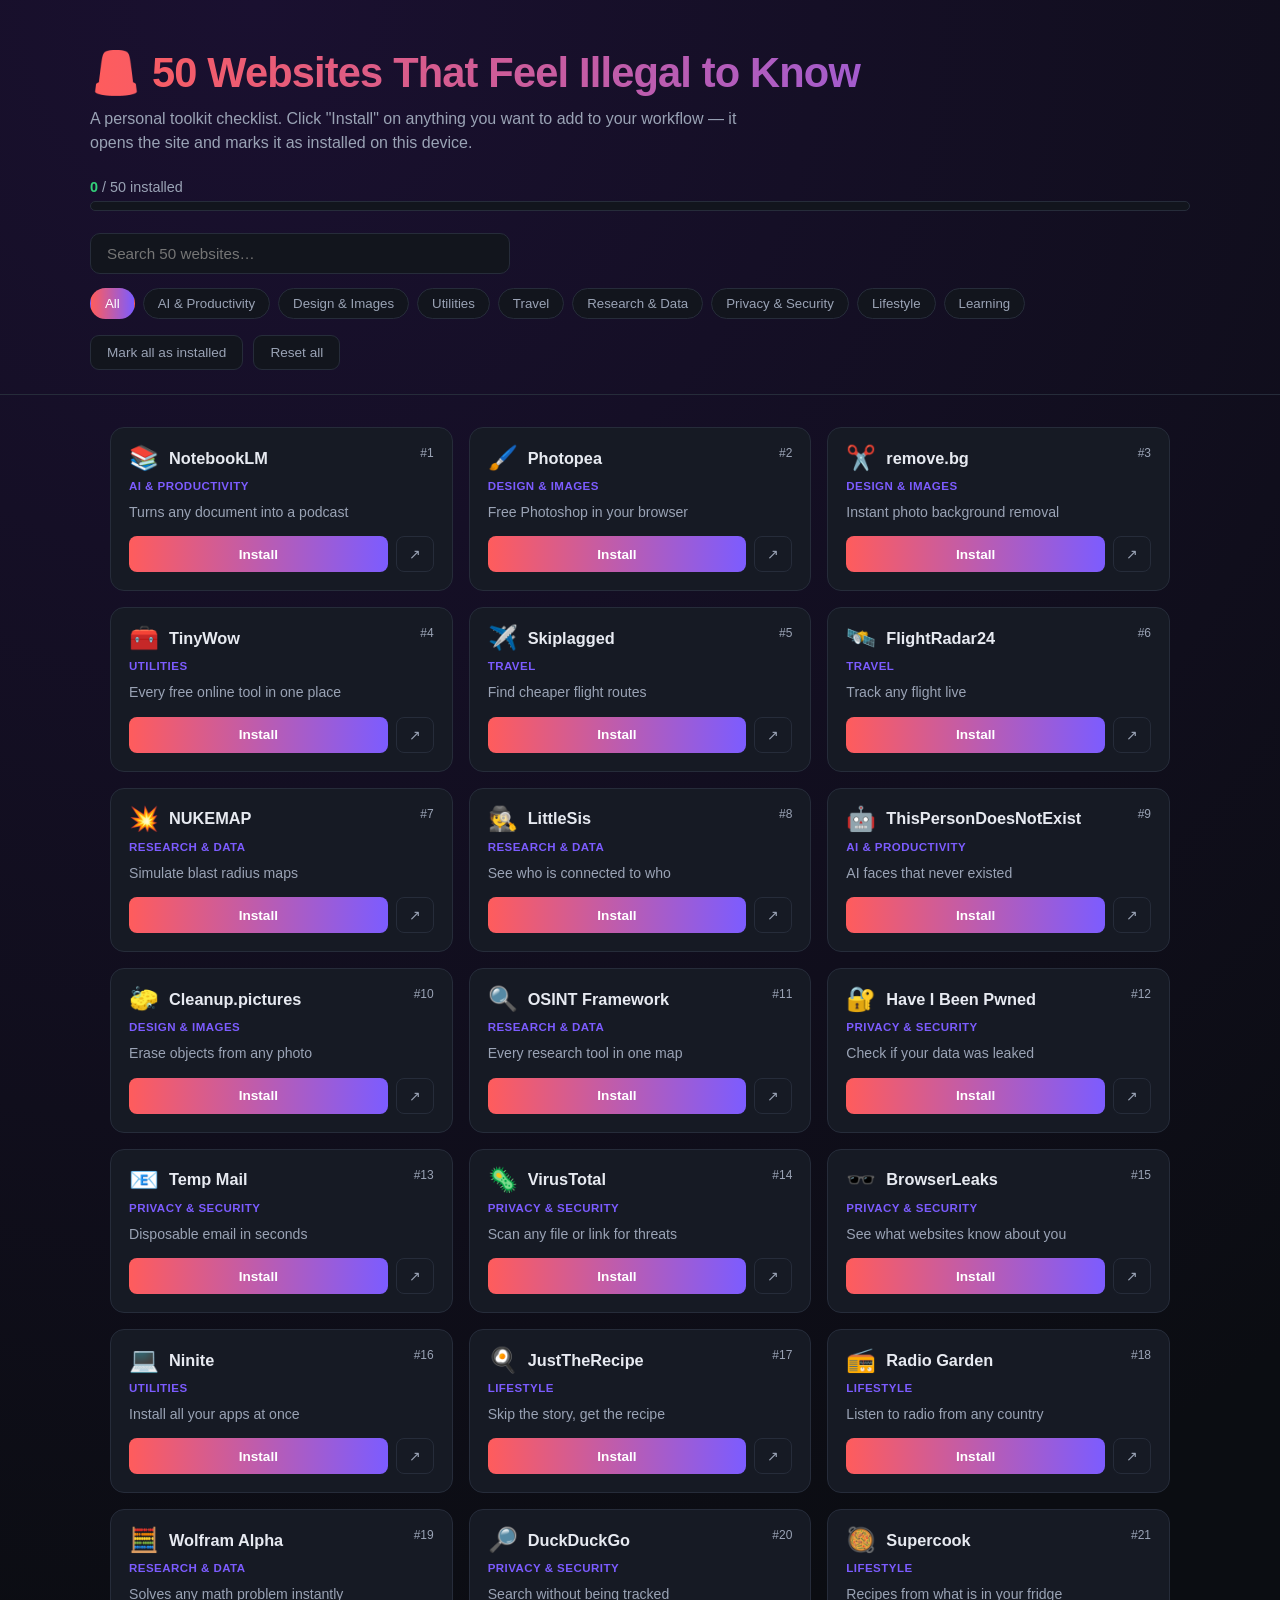
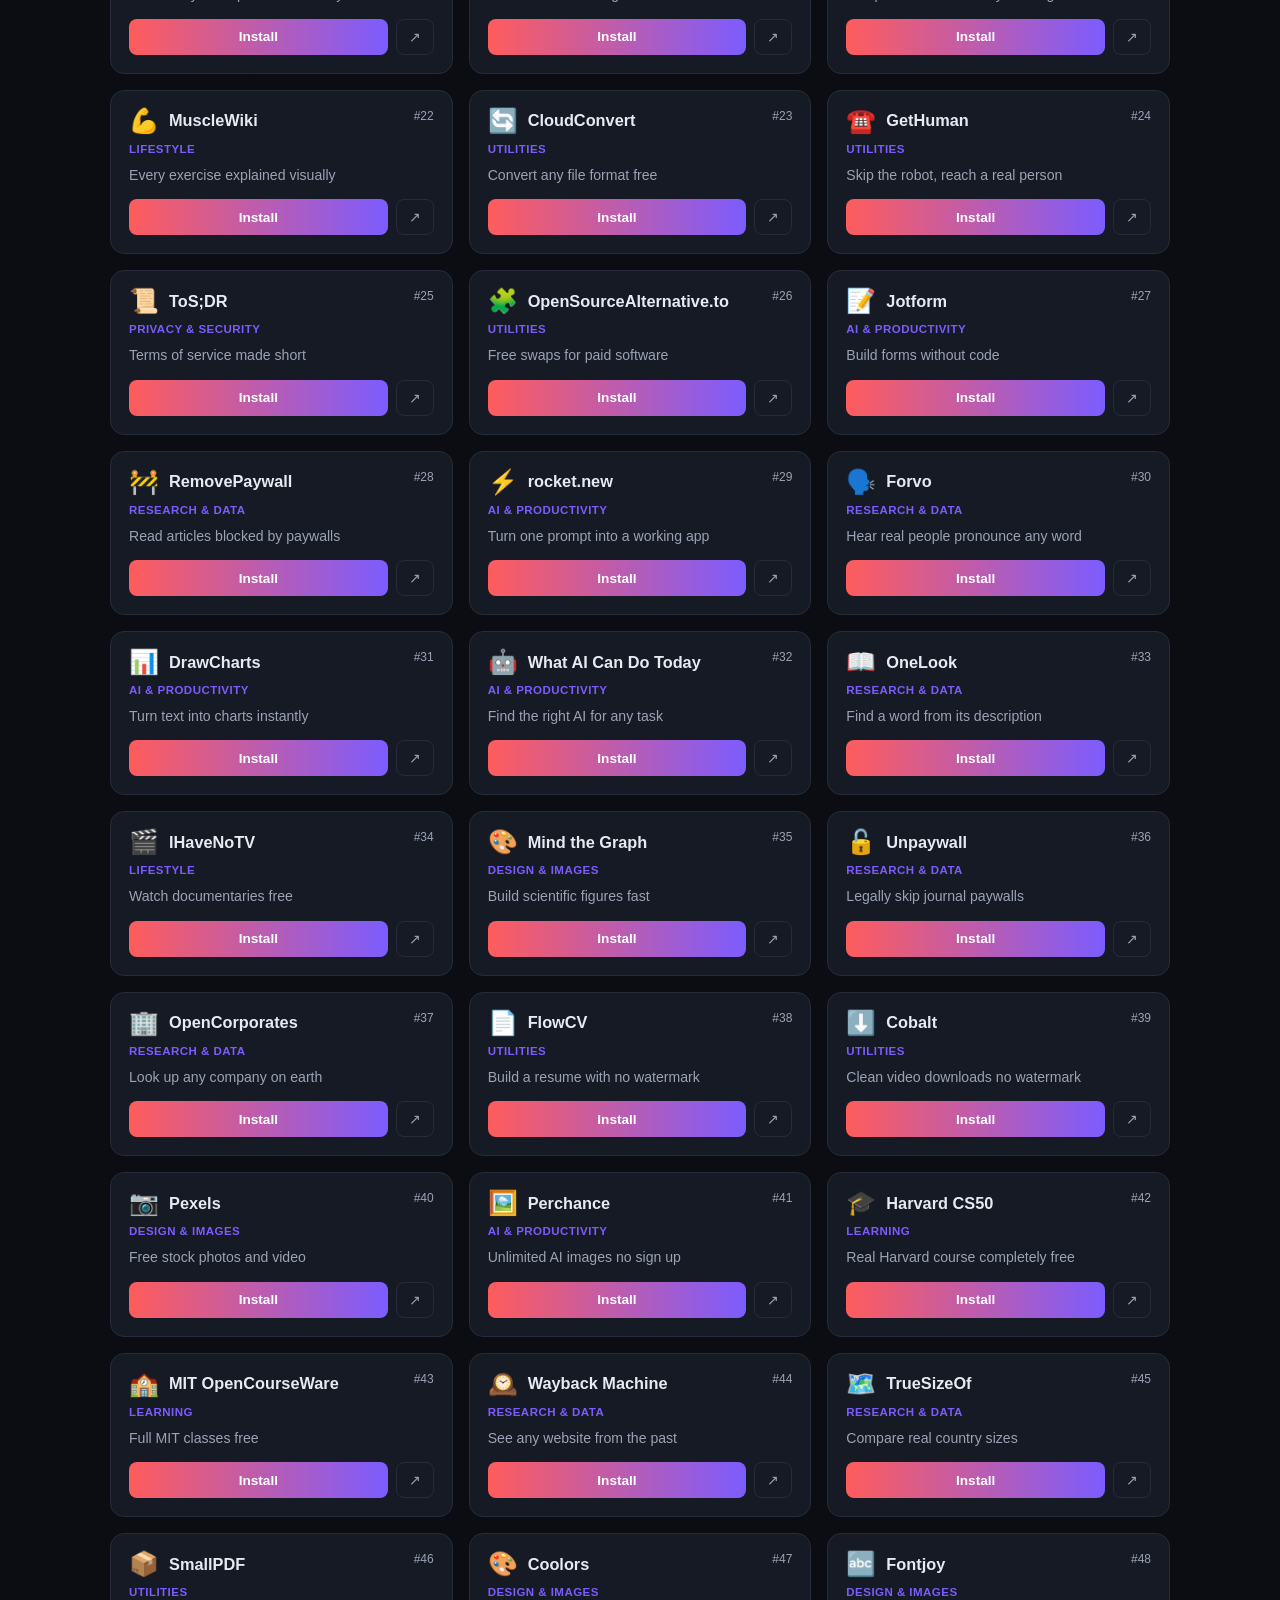
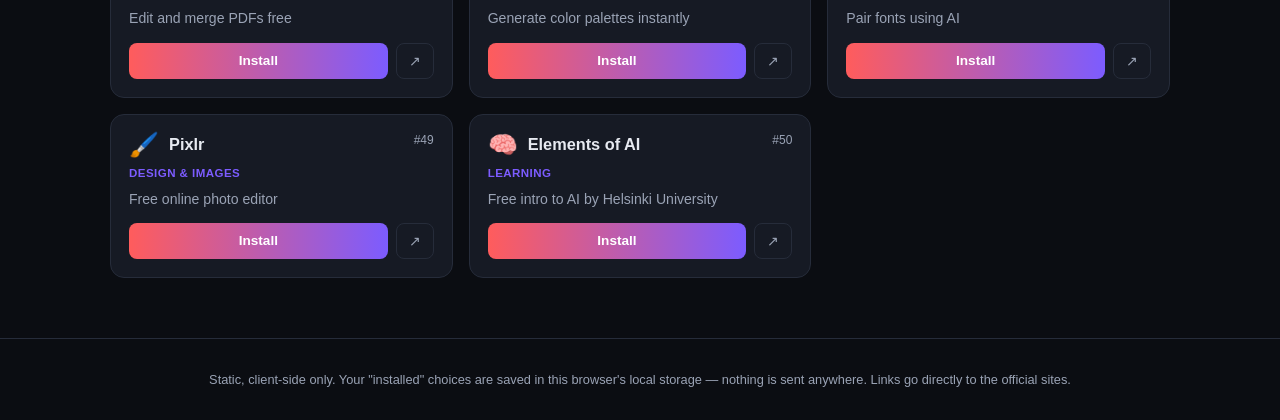
<file: index.html>
<!DOCTYPE html>
<html lang="en">
<head>
<meta charset="UTF-8">
<meta name="viewport" content="width=device-width, initial-scale=1.0">
<title>50 Websites That Feel Illegal to Know</title>
<link rel="stylesheet" href="style.css">
</head>
<body>

<header class="hero">
  <div class="hero-inner">
    <h1>🚨 50 Websites That Feel Illegal to Know</h1>
    <p class="subtitle">A personal toolkit checklist. Click "Install" on anything you want to add to your workflow — it opens the site and marks it as installed on this device.</p>
    <div class="progress-wrap">
      <div class="progress-label"><span id="installedCount">0</span> / 50 installed</div>
      <div class="progress-bar"><div class="progress-fill" id="progressFill"></div></div>
    </div>
    <div class="controls">
      <input type="search" id="searchBox" placeholder="Search 50 websites…" autocomplete="off">
      <div class="filter-row" id="filterRow"></div>
    </div>
    <div class="bulk-actions">
      <button id="installAllBtn" class="btn btn-ghost">Mark all as installed</button>
      <button id="resetAllBtn" class="btn btn-ghost btn-danger">Reset all</button>
    </div>
  </div>
</header>

<main id="grid" class="grid"></main>

<footer>
  <p>Static, client-side only. Your "installed" choices are saved in this browser's local storage — nothing is sent anywhere. Links go directly to the official sites.</p>
</footer>

<script src="sites.js"></script>
<script src="app.js"></script>
</body>
</html>
</file>
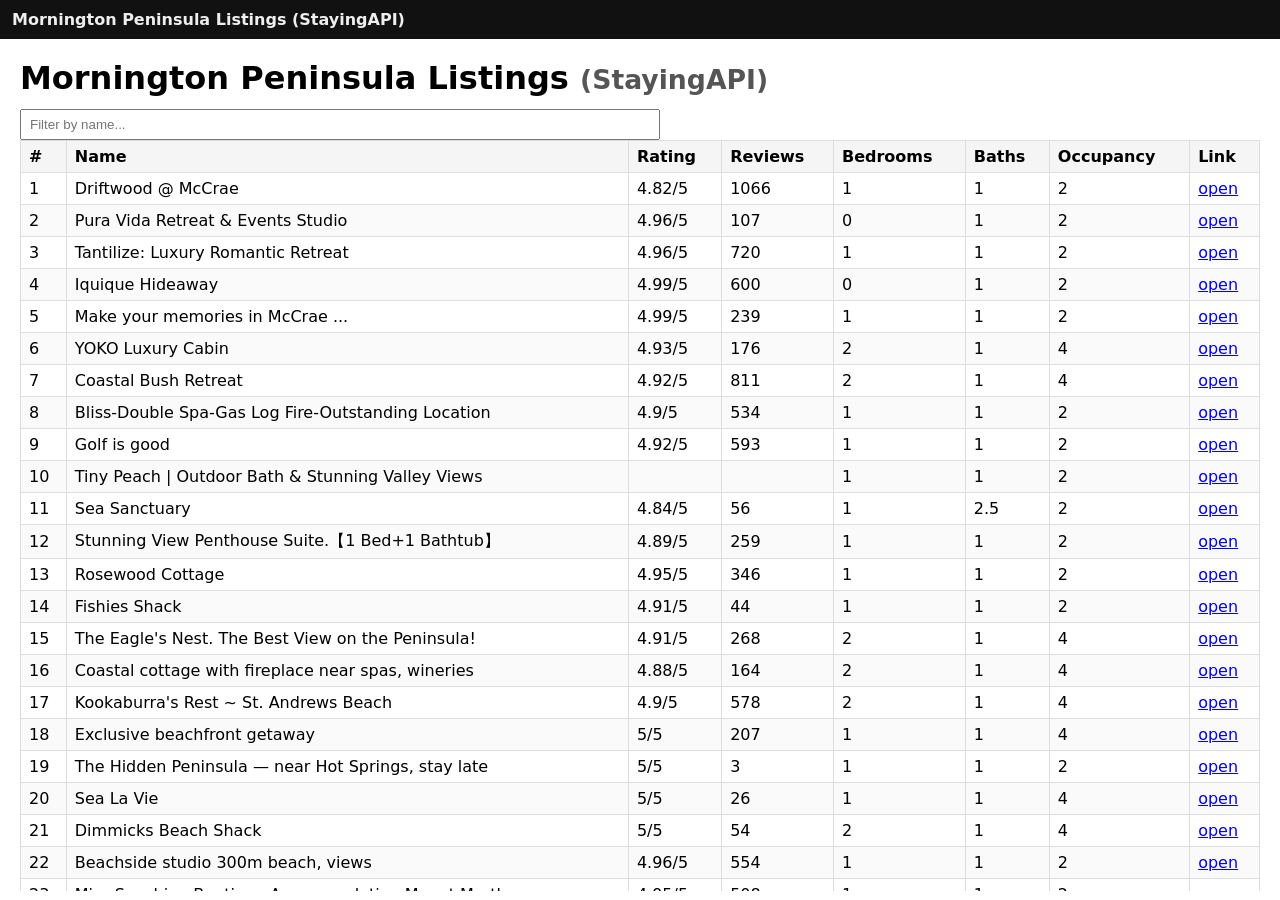
<file: docs/index.html>
<!doctype html>
<meta charset="utf-8">
<title>Mornington Peninsula Listings — StayingAPI</title>
<style>
  html, body { height: 100%; margin: 0; }
  body { font-family: system-ui, sans-serif; }
  header { padding: 10px 12px; background: #111; color: #eee; }
  header h1 { margin: 0; font-size: 16px; }
  iframe { border: 0; width: 100%; height: calc(100% - 48px); }
</style>
<header>
  <h1>Mornington Peninsula Listings (StayingAPI)</h1>
</header>
<iframe src="stayingapi_mornington/dashboard.html" title="Listings"></iframe>
</file>
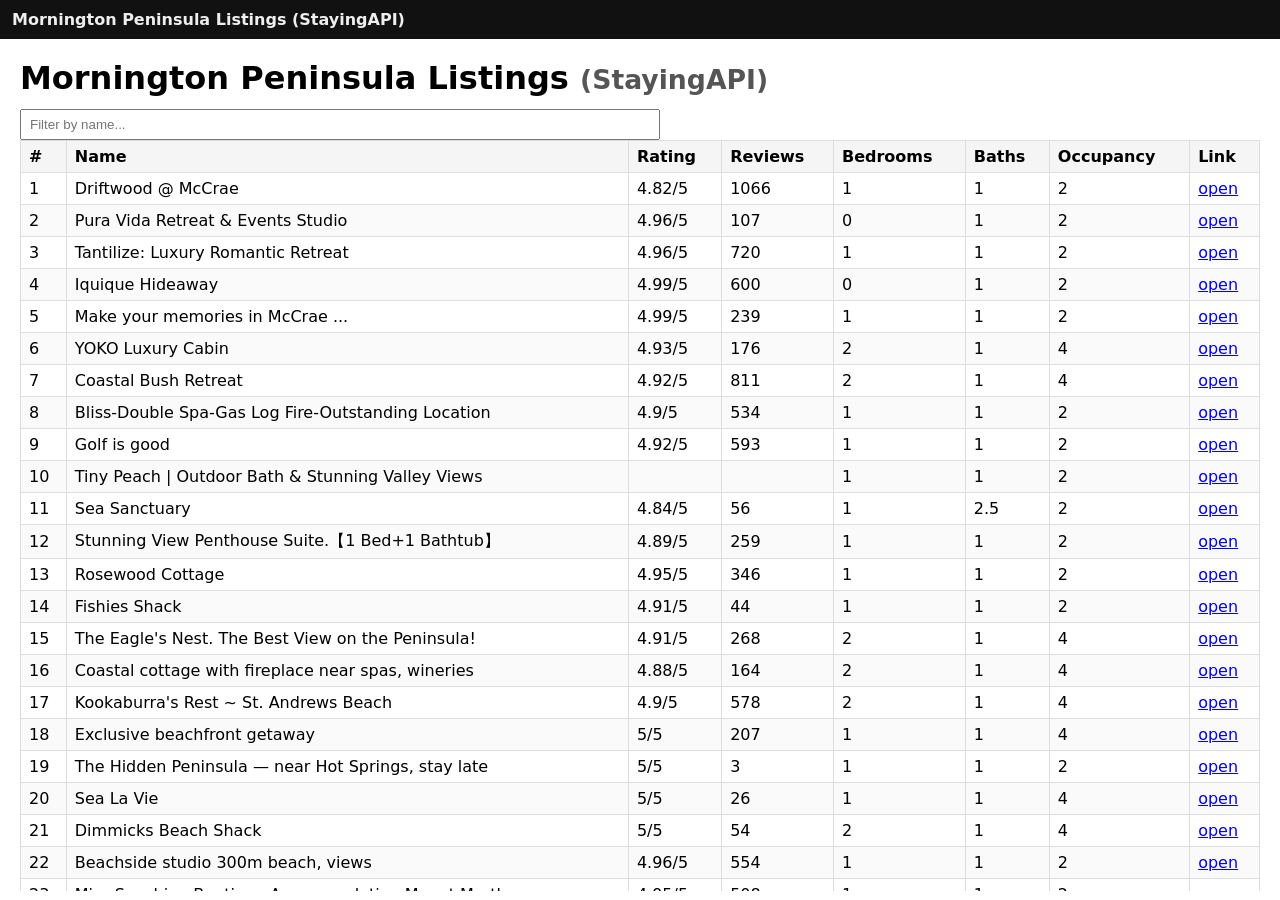
<file: dashboard_embed.html>
<!doctype html>
<meta charset="utf-8">
<title>Dashboard — Mornington Peninsula Listings</title>
<style>
  html, body { height: 100%; margin: 0; }
  body { font-family: system-ui, sans-serif; }
  header { padding: 10px 12px; background: #111; color: #eee; }
  header h1 { margin: 0; font-size: 16px; }
  iframe { border: 0; width: 100%; height: calc(100% - 48px); }
</style>
<header>
  <h1>Mornington Peninsula Listings (StayingAPI)</h1>
</header>
<iframe src="stayingapi_mornington/dashboard.html" title="Listings"></iframe>
</file>
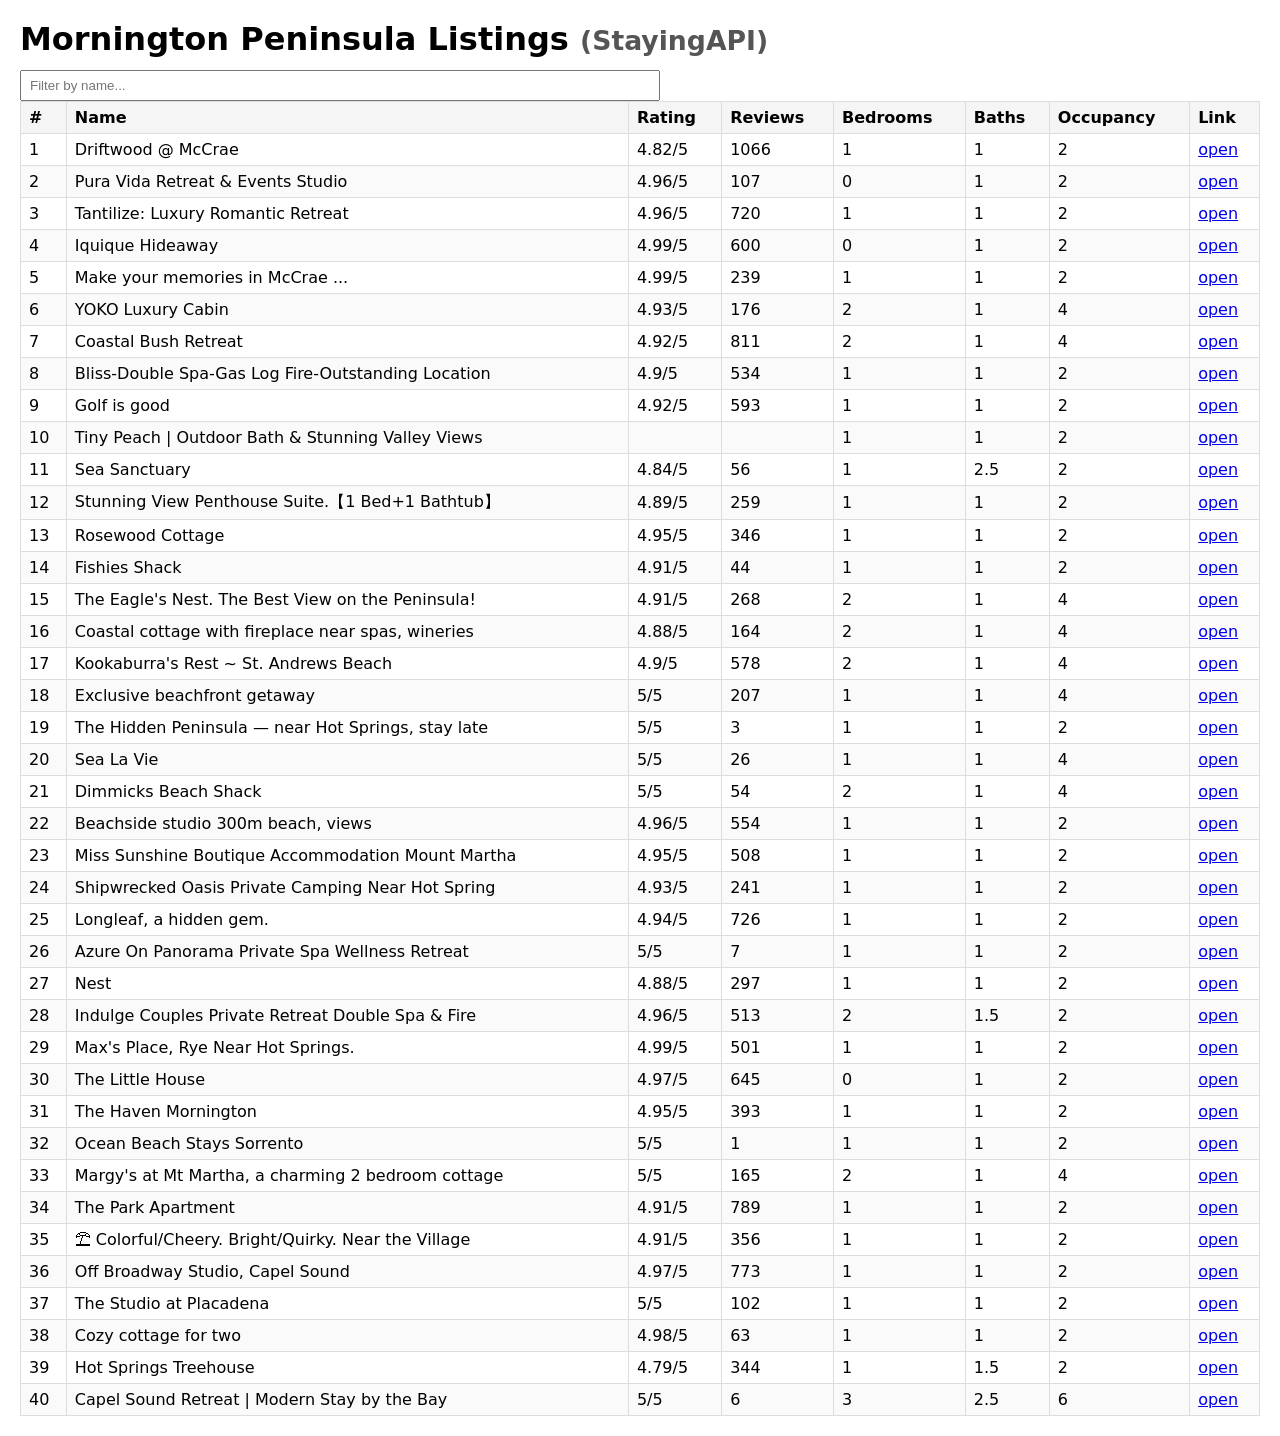
<file: stayingapi_mornington/dashboard.html>
<!doctype html>
<meta charset="utf-8">
<title>Mornington Peninsula Listings (StayingAPI, 40)</title>
<style>
body { font-family: system-ui, sans-serif; margin: 20px; }
h1 { margin: 0 0 12px; }
small { color: #555; }
.table { border-collapse: collapse; width: 100%; }
.table th, .table td { border: 1px solid #ddd; padding: 6px 8px; }
.table th { background: #f5f5f5; text-align: left; }
tr:nth-child(even){ background: #fafafa; }
#q { padding: 6px 8px; width: 50%; }
</style>
<h1>Mornington Peninsula Listings <small>(StayingAPI)</small></h1>
<input id="q" placeholder="Filter by name..." oninput="filter()" />
<table class="table" id="tbl">
<thead>
  <tr>
    <th>#</th>
    <th>Name</th>
    <th>Rating</th>
    <th>Reviews</th>
    <th>Bedrooms</th>
    <th>Baths</th>
    <th>Occupancy</th>
    <th>Link</th>
  </tr>
</thead>
<tbody>
<tr><td>1</td><td>Driftwood @ McCrae</td><td>4.82/5</td><td>1066</td><td>1</td><td>1</td><td>2</td><td><a href='https://www.airbnb.com/rooms/4513550?locale=en-US&amp;currency=AUD&amp;adults=2&amp;children=0&amp;check_in=2026-11-01&amp;check_out=2026-11-06' target='_blank'>open</a></td></tr>
<tr><td>2</td><td>Pura Vida Retreat &amp; Events Studio</td><td>4.96/5</td><td>107</td><td>0</td><td>1</td><td>2</td><td><a href='https://www.airbnb.com/rooms/31173505?locale=en-US&amp;currency=AUD&amp;adults=2&amp;children=0&amp;check_in=2026-10-19&amp;check_out=2026-10-24' target='_blank'>open</a></td></tr>
<tr><td>3</td><td>Tantilize: Luxury Romantic Retreat</td><td>4.96/5</td><td>720</td><td>1</td><td>1</td><td>2</td><td><a href='https://www.airbnb.com/rooms/43550724?locale=en-US&amp;currency=AUD&amp;adults=2&amp;children=0&amp;check_in=2026-10-11&amp;check_out=2026-10-16' target='_blank'>open</a></td></tr>
<tr><td>4</td><td>Iquique Hideaway</td><td>4.99/5</td><td>600</td><td>0</td><td>1</td><td>2</td><td><a href='https://www.airbnb.com/rooms/19645992?locale=en-US&amp;currency=AUD&amp;adults=2&amp;children=0&amp;check_in=2026-10-24&amp;check_out=2026-10-29' target='_blank'>open</a></td></tr>
<tr><td>5</td><td>Make your memories in McCrae ...</td><td>4.99/5</td><td>239</td><td>1</td><td>1</td><td>2</td><td><a href='https://www.airbnb.com/rooms/48611291?locale=en-US&amp;currency=AUD&amp;adults=2&amp;children=0&amp;check_in=2026-11-21&amp;check_out=2026-11-26' target='_blank'>open</a></td></tr>
<tr><td>6</td><td>YOKO Luxury Cabin</td><td>4.93/5</td><td>176</td><td>2</td><td>1</td><td>4</td><td><a href='https://www.airbnb.com/rooms/48204130?locale=en-US&amp;currency=AUD&amp;adults=2&amp;children=0&amp;check_in=2026-10-11&amp;check_out=2026-10-16' target='_blank'>open</a></td></tr>
<tr><td>7</td><td>Coastal Bush Retreat</td><td>4.92/5</td><td>811</td><td>2</td><td>1</td><td>4</td><td><a href='https://www.airbnb.com/rooms/4024267?locale=en-US&amp;currency=AUD&amp;adults=2&amp;children=0&amp;check_in=2026-11-03&amp;check_out=2026-11-08' target='_blank'>open</a></td></tr>
<tr><td>8</td><td>Bliss-Double Spa-Gas Log Fire-Outstanding Location</td><td>4.9/5</td><td>534</td><td>1</td><td>1</td><td>2</td><td><a href='https://www.airbnb.com/rooms/48472030?locale=en-US&amp;currency=AUD&amp;adults=2&amp;children=0&amp;check_in=2026-10-25&amp;check_out=2026-10-30' target='_blank'>open</a></td></tr>
<tr><td>9</td><td>Golf is good</td><td>4.92/5</td><td>593</td><td>1</td><td>1</td><td>2</td><td><a href='https://www.airbnb.com/rooms/34450713?locale=en-US&amp;currency=AUD&amp;adults=2&amp;children=0&amp;check_in=2026-11-08&amp;check_out=2026-11-13' target='_blank'>open</a></td></tr>
<tr><td>10</td><td>Tiny Peach | Outdoor Bath &amp; Stunning Valley Views</td><td></td><td></td><td>1</td><td>1</td><td>2</td><td><a href='https://www.airbnb.com/rooms/1790489825443957782?locale=en-US&amp;currency=AUD&amp;adults=2&amp;children=0&amp;check_in=2026-10-13&amp;check_out=2026-10-18' target='_blank'>open</a></td></tr>
<tr><td>11</td><td>Sea Sanctuary</td><td>4.84/5</td><td>56</td><td>1</td><td>2.5</td><td>2</td><td><a href='https://www.airbnb.com/rooms/814690859160902753?locale=en-US&amp;currency=AUD&amp;adults=2&amp;children=0&amp;check_in=2026-10-14&amp;check_out=2026-10-19' target='_blank'>open</a></td></tr>
<tr><td>12</td><td>Stunning View Penthouse Suite.【1 Bed+1 Bathtub】</td><td>4.89/5</td><td>259</td><td>1</td><td>1</td><td>2</td><td><a href='https://www.airbnb.com/rooms/859296913099109046?locale=en-US&amp;currency=AUD&amp;adults=2&amp;children=0&amp;check_in=2026-10-11&amp;check_out=2026-10-16' target='_blank'>open</a></td></tr>
<tr><td>13</td><td>Rosewood Cottage</td><td>4.95/5</td><td>346</td><td>1</td><td>1</td><td>2</td><td><a href='https://www.airbnb.com/rooms/39402610?locale=en-US&amp;currency=AUD&amp;adults=2&amp;children=0&amp;check_in=2026-10-20&amp;check_out=2026-10-25' target='_blank'>open</a></td></tr>
<tr><td>14</td><td>Fishies Shack</td><td>4.91/5</td><td>44</td><td>1</td><td>1</td><td>2</td><td><a href='https://www.airbnb.com/rooms/1704024122112550785?locale=en-US&amp;currency=AUD&amp;adults=2&amp;children=0&amp;check_in=2026-12-06&amp;check_out=2026-12-11' target='_blank'>open</a></td></tr>
<tr><td>15</td><td>The Eagle&#x27;s Nest. The Best View on the Peninsula!</td><td>4.91/5</td><td>268</td><td>2</td><td>1</td><td>4</td><td><a href='https://www.airbnb.com/rooms/546509313512421154?locale=en-US&amp;currency=AUD&amp;adults=2&amp;children=0&amp;check_in=2026-10-11&amp;check_out=2026-10-16' target='_blank'>open</a></td></tr>
<tr><td>16</td><td>Coastal cottage with fireplace near spas, wineries</td><td>4.88/5</td><td>164</td><td>2</td><td>1</td><td>4</td><td><a href='https://www.airbnb.com/rooms/743787826074557132?locale=en-US&amp;currency=AUD&amp;adults=2&amp;children=0&amp;check_in=2026-11-10&amp;check_out=2026-11-15' target='_blank'>open</a></td></tr>
<tr><td>17</td><td>Kookaburra&#x27;s Rest ~ St. Andrews Beach</td><td>4.9/5</td><td>578</td><td>2</td><td>1</td><td>4</td><td><a href='https://www.airbnb.com/rooms/48834167?locale=en-US&amp;currency=AUD&amp;adults=2&amp;children=0&amp;check_in=2026-11-05&amp;check_out=2026-11-10' target='_blank'>open</a></td></tr>
<tr><td>18</td><td>Exclusive beachfront getaway</td><td>5/5</td><td>207</td><td>1</td><td>1</td><td>4</td><td><a href='https://www.airbnb.com/rooms/806196925720886837?locale=en-US&amp;currency=AUD&amp;adults=2&amp;children=0&amp;check_in=2026-10-12&amp;check_out=2026-10-17' target='_blank'>open</a></td></tr>
<tr><td>19</td><td>The Hidden Peninsula — near Hot Springs, stay late</td><td>5/5</td><td>3</td><td>1</td><td>1</td><td>2</td><td><a href='https://www.airbnb.com/rooms/1779073831690099420?locale=en-US&amp;currency=AUD&amp;adults=2&amp;children=0&amp;check_in=2026-10-11&amp;check_out=2026-10-16' target='_blank'>open</a></td></tr>
<tr><td>20</td><td>Sea La Vie</td><td>5/5</td><td>26</td><td>1</td><td>1</td><td>4</td><td><a href='https://www.airbnb.com/rooms/1646769620946383981?locale=en-US&amp;currency=AUD&amp;adults=2&amp;children=0&amp;check_in=2026-10-12&amp;check_out=2026-10-17' target='_blank'>open</a></td></tr>
<tr><td>21</td><td>Dimmicks Beach Shack</td><td>5/5</td><td>54</td><td>2</td><td>1</td><td>4</td><td><a href='https://www.airbnb.com/rooms/1633771639951214793?locale=en-US&amp;currency=AUD&amp;adults=2&amp;children=0&amp;check_in=2027-03-14&amp;check_out=2027-03-19' target='_blank'>open</a></td></tr>
<tr><td>22</td><td>Beachside studio 300m beach, views</td><td>4.96/5</td><td>554</td><td>1</td><td>1</td><td>2</td><td><a href='https://www.airbnb.com/rooms/9119791?locale=en-US&amp;currency=AUD&amp;adults=2&amp;children=0&amp;check_in=2026-10-08&amp;check_out=2026-10-13' target='_blank'>open</a></td></tr>
<tr><td>23</td><td>Miss Sunshine Boutique Accommodation Mount Martha</td><td>4.95/5</td><td>508</td><td>1</td><td>1</td><td>2</td><td><a href='https://www.airbnb.com/rooms/5641477?locale=en-US&amp;currency=AUD&amp;adults=2&amp;children=0&amp;check_in=2026-10-18&amp;check_out=2026-10-23' target='_blank'>open</a></td></tr>
<tr><td>24</td><td>Shipwrecked Oasis Private Camping Near Hot Spring</td><td>4.93/5</td><td>241</td><td>1</td><td>1</td><td>2</td><td><a href='https://www.airbnb.com/rooms/1014844824579444321?locale=en-US&amp;currency=AUD&amp;adults=2&amp;children=0&amp;check_in=2026-10-25&amp;check_out=2026-10-30' target='_blank'>open</a></td></tr>
<tr><td>25</td><td>Longleaf,  a hidden gem.</td><td>4.94/5</td><td>726</td><td>1</td><td>1</td><td>2</td><td><a href='https://www.airbnb.com/rooms/23596610?locale=en-US&amp;currency=AUD&amp;adults=2&amp;children=0&amp;check_in=2026-11-19&amp;check_out=2026-11-24' target='_blank'>open</a></td></tr>
<tr><td>26</td><td>Azure On Panorama Private Spa Wellness Retreat</td><td>5/5</td><td>7</td><td>1</td><td>1</td><td>2</td><td><a href='https://www.airbnb.com/rooms/1704199939017233636?locale=en-US&amp;currency=AUD&amp;adults=2&amp;children=0&amp;check_in=2026-11-08&amp;check_out=2026-11-13' target='_blank'>open</a></td></tr>
<tr><td>27</td><td>Nest</td><td>4.88/5</td><td>297</td><td>1</td><td>1</td><td>2</td><td><a href='https://www.airbnb.com/rooms/43793216?locale=en-US&amp;currency=AUD&amp;adults=2&amp;children=0&amp;check_in=2026-10-11&amp;check_out=2026-10-16' target='_blank'>open</a></td></tr>
<tr><td>28</td><td>Indulge Couples Private Retreat Double Spa &amp; Fire</td><td>4.96/5</td><td>513</td><td>2</td><td>1.5</td><td>2</td><td><a href='https://www.airbnb.com/rooms/52601610?locale=en-US&amp;currency=AUD&amp;adults=2&amp;children=0&amp;check_in=2026-10-16&amp;check_out=2026-10-21' target='_blank'>open</a></td></tr>
<tr><td>29</td><td>Max&#x27;s Place, Rye Near Hot Springs.</td><td>4.99/5</td><td>501</td><td>1</td><td>1</td><td>2</td><td><a href='https://www.airbnb.com/rooms/15605181?locale=en-US&amp;currency=AUD&amp;adults=2&amp;children=0&amp;check_in=2026-11-23&amp;check_out=2026-11-28' target='_blank'>open</a></td></tr>
<tr><td>30</td><td>The Little House</td><td>4.97/5</td><td>645</td><td>0</td><td>1</td><td>2</td><td><a href='https://www.airbnb.com/rooms/42280463?locale=en-US&amp;currency=AUD&amp;adults=2&amp;children=0&amp;check_in=2026-10-18&amp;check_out=2026-10-23' target='_blank'>open</a></td></tr>
<tr><td>31</td><td>The Haven Mornington</td><td>4.95/5</td><td>393</td><td>1</td><td>1</td><td>2</td><td><a href='https://www.airbnb.com/rooms/861164328833958331?locale=en-US&amp;currency=AUD&amp;adults=2&amp;children=0&amp;check_in=2026-10-11&amp;check_out=2026-10-16' target='_blank'>open</a></td></tr>
<tr><td>32</td><td>Ocean Beach Stays Sorrento</td><td>5/5</td><td>1</td><td>1</td><td>1</td><td>2</td><td><a href='https://www.airbnb.com/rooms/1735318449883837361?locale=en-US&amp;currency=AUD&amp;adults=2&amp;children=0&amp;check_in=2026-10-25&amp;check_out=2026-10-30' target='_blank'>open</a></td></tr>
<tr><td>33</td><td>Margy&#x27;s at Mt Martha, a charming 2 bedroom cottage</td><td>5/5</td><td>165</td><td>2</td><td>1</td><td>4</td><td><a href='https://www.airbnb.com/rooms/636588131114689258?locale=en-US&amp;currency=AUD&amp;adults=2&amp;children=0&amp;check_in=2026-11-15&amp;check_out=2026-11-20' target='_blank'>open</a></td></tr>
<tr><td>34</td><td>The Park Apartment</td><td>4.91/5</td><td>789</td><td>1</td><td>1</td><td>2</td><td><a href='https://www.airbnb.com/rooms/4441403?locale=en-US&amp;currency=AUD&amp;adults=2&amp;children=0&amp;check_in=2026-11-08&amp;check_out=2026-11-13' target='_blank'>open</a></td></tr>
<tr><td>35</td><td>⛱ Colorful/Cheery. Bright/Quirky. Near the Village</td><td>4.91/5</td><td>356</td><td>1</td><td>1</td><td>2</td><td><a href='https://www.airbnb.com/rooms/9305094?locale=en-US&amp;currency=AUD&amp;adults=2&amp;children=0&amp;check_in=2026-10-16&amp;check_out=2026-10-21' target='_blank'>open</a></td></tr>
<tr><td>36</td><td>Off Broadway Studio, Capel Sound</td><td>4.97/5</td><td>773</td><td>1</td><td>1</td><td>2</td><td><a href='https://www.airbnb.com/rooms/46304630?locale=en-US&amp;currency=AUD&amp;adults=2&amp;children=0&amp;check_in=2026-11-04&amp;check_out=2026-11-09' target='_blank'>open</a></td></tr>
<tr><td>37</td><td>The Studio at Placadena</td><td>5/5</td><td>102</td><td>1</td><td>1</td><td>2</td><td><a href='https://www.airbnb.com/rooms/1190785880018073324?locale=en-US&amp;currency=AUD&amp;adults=2&amp;children=0&amp;check_in=2026-10-11&amp;check_out=2026-10-16' target='_blank'>open</a></td></tr>
<tr><td>38</td><td>Cozy cottage for two</td><td>4.98/5</td><td>63</td><td>1</td><td>1</td><td>2</td><td><a href='https://www.airbnb.com/rooms/1532127280848944405?locale=en-US&amp;currency=AUD&amp;adults=2&amp;children=0&amp;check_in=2026-10-08&amp;check_out=2026-10-13' target='_blank'>open</a></td></tr>
<tr><td>39</td><td>Hot Springs Treehouse</td><td>4.79/5</td><td>344</td><td>1</td><td>1.5</td><td>2</td><td><a href='https://www.airbnb.com/rooms/40121295?locale=en-US&amp;currency=AUD&amp;adults=2&amp;children=0&amp;check_in=2026-10-11&amp;check_out=2026-10-16' target='_blank'>open</a></td></tr>
<tr><td>40</td><td>Capel Sound Retreat | Modern Stay by the Bay</td><td>5/5</td><td>6</td><td>3</td><td>2.5</td><td>6</td><td><a href='https://www.airbnb.com/rooms/1505386008690793659?locale=en-US&amp;currency=AUD&amp;adults=2&amp;children=0&amp;check_in=2026-10-09&amp;check_out=2026-10-14' target='_blank'>open</a></td></tr>
</tbody>
</table>
<script>
function filter(){
  const q = document.getElementById('q').value.toLowerCase();
  const rows = document.querySelectorAll('#tbl tbody tr');
  rows.forEach(tr => {
    const name = tr.children[1].textContent.toLowerCase();
    tr.style.display = name.includes(q) ? '' : 'none';
  });
}
</script>
</file>
<file: style.css>
:root {
  --bg: #0b0d12;
  --bg-alt: #12151d;
  --card: #161a24;
  --card-hover: #1c2130;
  --border: #262c3a;
  --text: #e7eaf1;
  --text-dim: #9aa3b5;
  --accent: #ff5c5c;
  --accent2: #7c5cff;
  --green: #33d17a;
  --green-bg: rgba(51, 209, 122, 0.12);
  --radius: 14px;
}

* { box-sizing: border-box; }

body {
  margin: 0;
  font-family: -apple-system, BlinkMacSystemFont, "Segoe UI", Roboto, Helvetica, Arial, sans-serif;
  background: radial-gradient(circle at 20% 0%, #1a1030 0%, var(--bg) 45%);
  color: var(--text);
  min-height: 100vh;
}

.hero {
  padding: 48px 20px 24px;
  border-bottom: 1px solid var(--border);
}

.hero-inner {
  max-width: 1100px;
  margin: 0 auto;
}

h1 {
  font-size: clamp(1.8rem, 4vw, 2.6rem);
  margin: 0 0 10px;
  background: linear-gradient(90deg, var(--accent), var(--accent2));
  -webkit-background-clip: text;
  background-clip: text;
  color: transparent;
  letter-spacing: -0.02em;
}

.subtitle {
  color: var(--text-dim);
  max-width: 680px;
  line-height: 1.5;
  margin: 0 0 24px;
}

.progress-wrap {
  margin-bottom: 22px;
}

.progress-label {
  font-size: 0.9rem;
  color: var(--text-dim);
  margin-bottom: 6px;
}

.progress-label #installedCount {
  color: var(--green);
  font-weight: 700;
}

.progress-bar {
  height: 10px;
  background: var(--bg-alt);
  border-radius: 999px;
  overflow: hidden;
  border: 1px solid var(--border);
}

.progress-fill {
  height: 100%;
  width: 0%;
  background: linear-gradient(90deg, var(--green), #7ce8a4);
  transition: width 0.35s ease;
}

.controls {
  display: flex;
  flex-direction: column;
  gap: 14px;
  margin-bottom: 16px;
}

#searchBox {
  width: 100%;
  max-width: 420px;
  padding: 11px 16px;
  border-radius: 10px;
  border: 1px solid var(--border);
  background: var(--bg-alt);
  color: var(--text);
  font-size: 0.95rem;
  outline: none;
}
#searchBox:focus { border-color: var(--accent2); }

.filter-row {
  display: flex;
  flex-wrap: wrap;
  gap: 8px;
}

.chip {
  padding: 7px 14px;
  border-radius: 999px;
  border: 1px solid var(--border);
  background: var(--bg-alt);
  color: var(--text-dim);
  font-size: 0.83rem;
  cursor: pointer;
  transition: all 0.15s ease;
  user-select: none;
}
.chip:hover { border-color: var(--accent2); color: var(--text); }
.chip.active {
  background: linear-gradient(90deg, var(--accent), var(--accent2));
  color: #fff;
  border-color: transparent;
}

.bulk-actions {
  display: flex;
  gap: 10px;
  flex-wrap: wrap;
}

.btn {
  padding: 9px 16px;
  border-radius: 9px;
  border: 1px solid var(--border);
  background: var(--bg-alt);
  color: var(--text);
  font-size: 0.85rem;
  cursor: pointer;
  transition: all 0.15s ease;
}
.btn:hover { background: var(--card-hover); }
.btn-ghost { color: var(--text-dim); }
.btn-danger:hover { color: var(--accent); border-color: var(--accent); }

.grid {
  max-width: 1100px;
  margin: 32px auto 60px;
  padding: 0 20px;
  display: grid;
  grid-template-columns: repeat(auto-fill, minmax(260px, 1fr));
  gap: 16px;
}

.card {
  background: var(--card);
  border: 1px solid var(--border);
  border-radius: var(--radius);
  padding: 18px;
  display: flex;
  flex-direction: column;
  gap: 10px;
  transition: transform 0.15s ease, border-color 0.15s ease;
}
.card:hover {
  border-color: var(--accent2);
  transform: translateY(-2px);
}
.card.is-installed {
  border-color: var(--green);
  background: linear-gradient(180deg, var(--green-bg), var(--card));
}

.card-top {
  display: flex;
  align-items: flex-start;
  justify-content: space-between;
  gap: 10px;
}

.card-title {
  display: flex;
  align-items: center;
  gap: 10px;
}

.card-icon { font-size: 1.5rem; line-height: 1; }

.card-name {
  font-weight: 700;
  font-size: 1.02rem;
}

.card-num {
  color: var(--text-dim);
  font-size: 0.75rem;
  font-variant-numeric: tabular-nums;
}

.card-desc {
  color: var(--text-dim);
  font-size: 0.88rem;
  line-height: 1.45;
  flex-grow: 1;
}

.card-cat {
  font-size: 0.72rem;
  color: var(--accent2);
  text-transform: uppercase;
  letter-spacing: 0.04em;
  font-weight: 600;
}

.card-actions {
  display: flex;
  gap: 8px;
  margin-top: 4px;
}

.install-btn {
  flex-grow: 1;
  padding: 9px 12px;
  border-radius: 8px;
  border: none;
  font-weight: 600;
  font-size: 0.85rem;
  cursor: pointer;
  background: linear-gradient(90deg, var(--accent), var(--accent2));
  color: #fff;
  transition: opacity 0.15s ease;
}
.install-btn:hover { opacity: 0.88; }
.install-btn.installed {
  background: var(--green-bg);
  color: var(--green);
  border: 1px solid var(--green);
}

.visit-btn {
  padding: 9px 12px;
  border-radius: 8px;
  border: 1px solid var(--border);
  background: transparent;
  color: var(--text-dim);
  text-decoration: none;
  font-size: 0.85rem;
  display: flex;
  align-items: center;
  justify-content: center;
}
.visit-btn:hover { color: var(--text); border-color: var(--accent2); }

.empty-state {
  grid-column: 1 / -1;
  text-align: center;
  color: var(--text-dim);
  padding: 40px 0;
}

footer {
  text-align: center;
  color: var(--text-dim);
  font-size: 0.8rem;
  padding: 20px;
  border-top: 1px solid var(--border);
}
</file>
